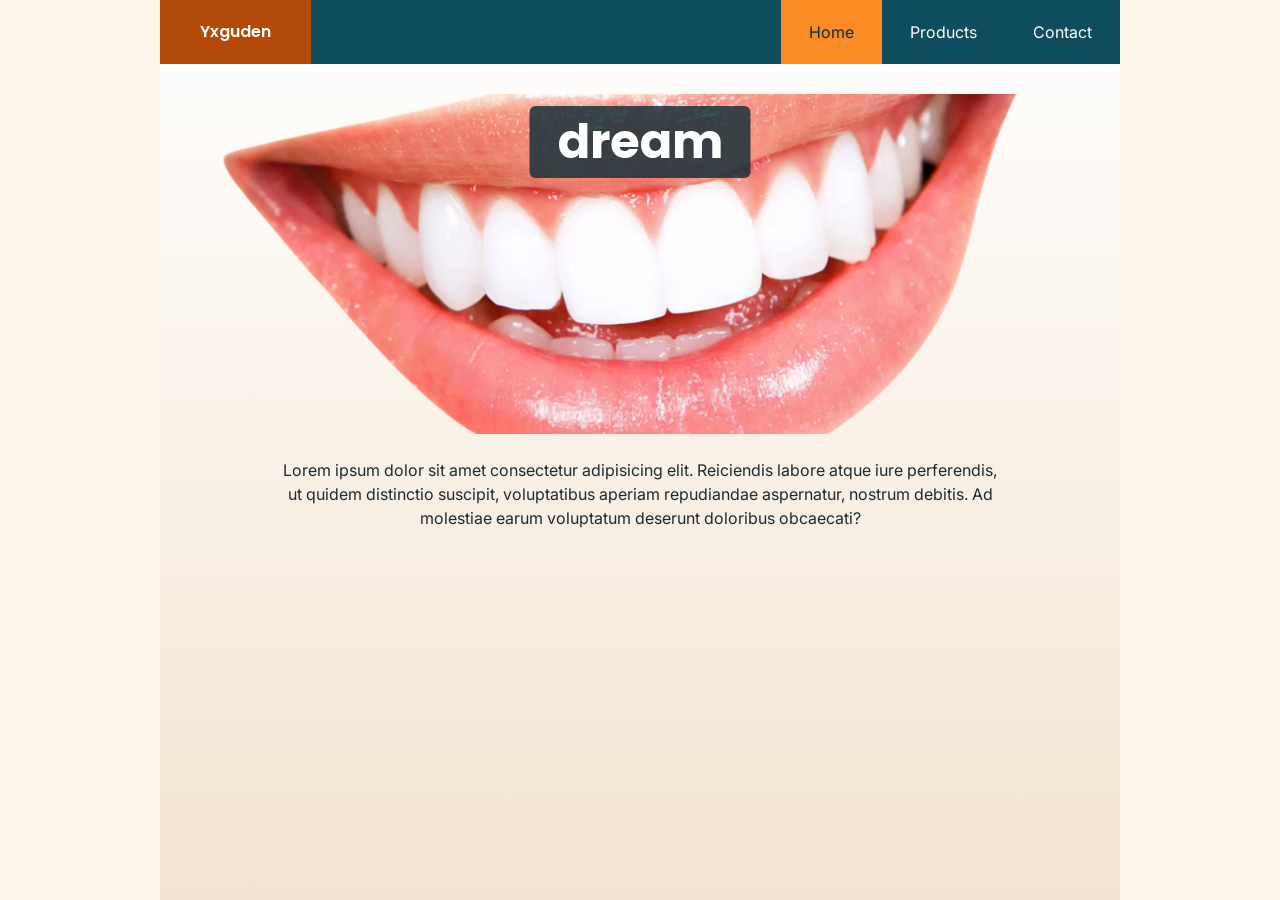
<file: webdev/html/nettisivu/final/index.html>
<!doctype html>
<html lang="en">
  <head>
    <meta charset="utf-8">
    <title>Yxguden – Home</title>
    <meta name="viewport" content="width=device-width, initial-scale=1">
    <link
      href="https://fonts.googleapis.com/css2?family=Inter&amp;family=Poppins:wght@600&amp;display=swap"
      rel="stylesheet"
    >
    <link rel="stylesheet" href="style.css">
  </head>
  <body>
    <div class="page">
      <header>
        <div class="logo">Yxguden</div>
        <nav>
          <a href="index.html" class="active" aria-current="page">Home</a>
          <a href="products.html">Products</a>
          <a href="contact.html">Contact</a>
        </nav>
      </header>
      <main>
        <div class="hero">
          <h1>dream</h1>
          <img src="img/boca.png" alt="Decorative banner image">
        </div>
        <p class="intro">
          Lorem ipsum dolor sit amet consectetur adipisicing elit. Reiciendis
          labore atque iure perferendis, ut quidem distinctio suscipit,
          voluptatibus aperiam repudiandae aspernatur, nostrum debitis. Ad
          molestiae earum voluptatum deserunt doloribus obcaecati?
        </p>
      </main>
    </div>
  </body>
</html>
</file>
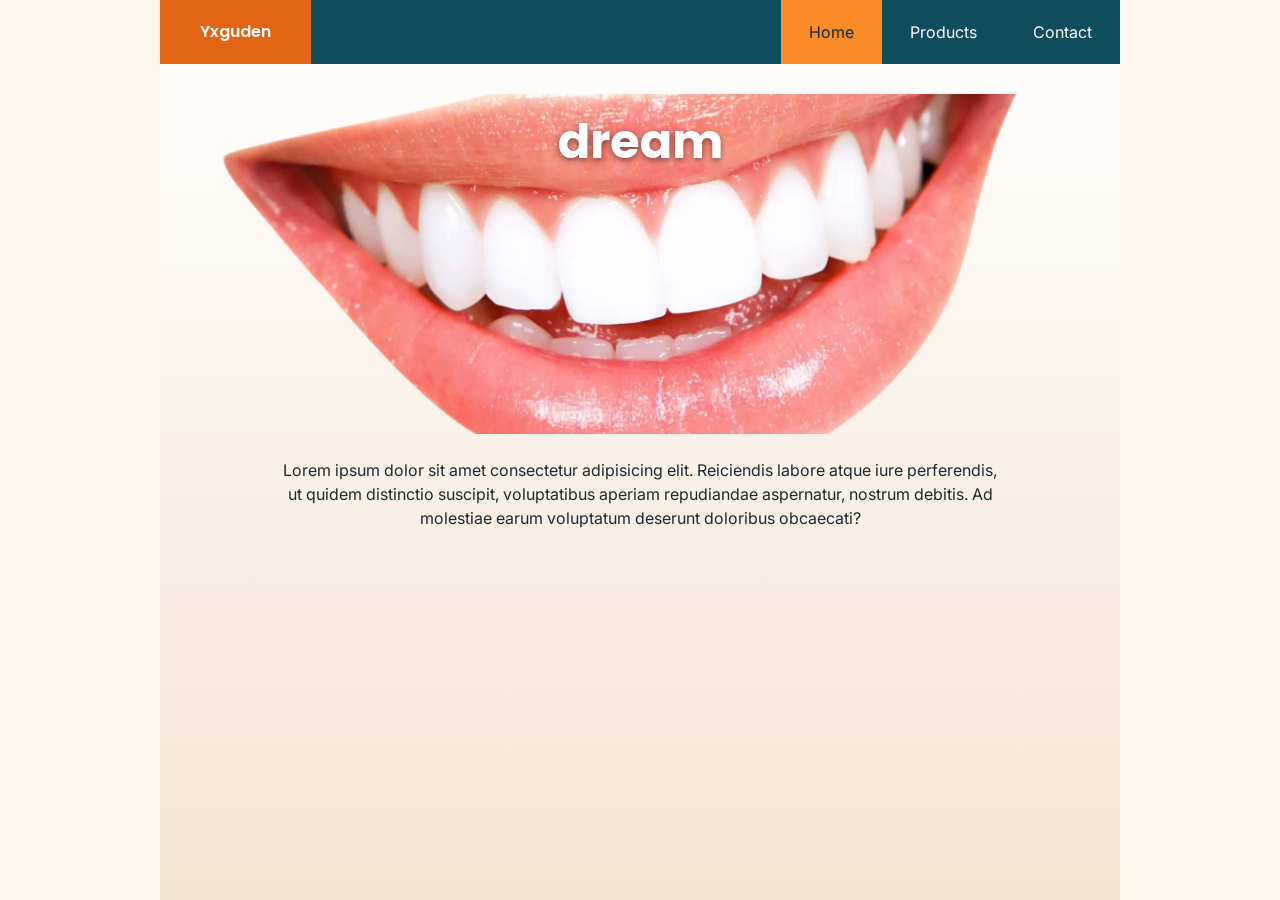
<file: webdev/html/nettisivu/test/index.html>
<!doctype html>
<html lang="en">
  <head>
    <meta charset="utf-8" />
    <title>idk</title>
    <meta name="viewport" content="width=device-width, initial-scale=1" />
    <link
      href="https://fonts.googleapis.com/css2?family=Inter&family=Poppins:wght@600&display=swap"
      rel="stylesheet"
    />
    <link rel="stylesheet" href="style.css" />
  </head>
  <body>
    <div class="page">
      <header>
        <div class="logo">Yxguden</div>
        <nav>
          <a href="index.html" class="active">Home</a
          ><a href="products.html">Products</a
          ><a href="contact.html">Contact</a>
        </nav>
      </header>
      <main>
        <div class="hero">
          <h1>dream</h1>
          <img src="img/boca.png" alt="jee" />
        </div>
        <p class="intro">
          Lorem ipsum dolor sit amet consectetur adipisicing elit. Reiciendis
          labore atque iure perferendis, ut quidem distinctio suscipit,
          voluptatibus aperiam repudiandae aspernatur, nostrum debitis. Ad
          molestiae earum voluptatum deserunt doloribus obcaecati?
        </p>
      </main>
    </div>
  </body>
</html>
</file>
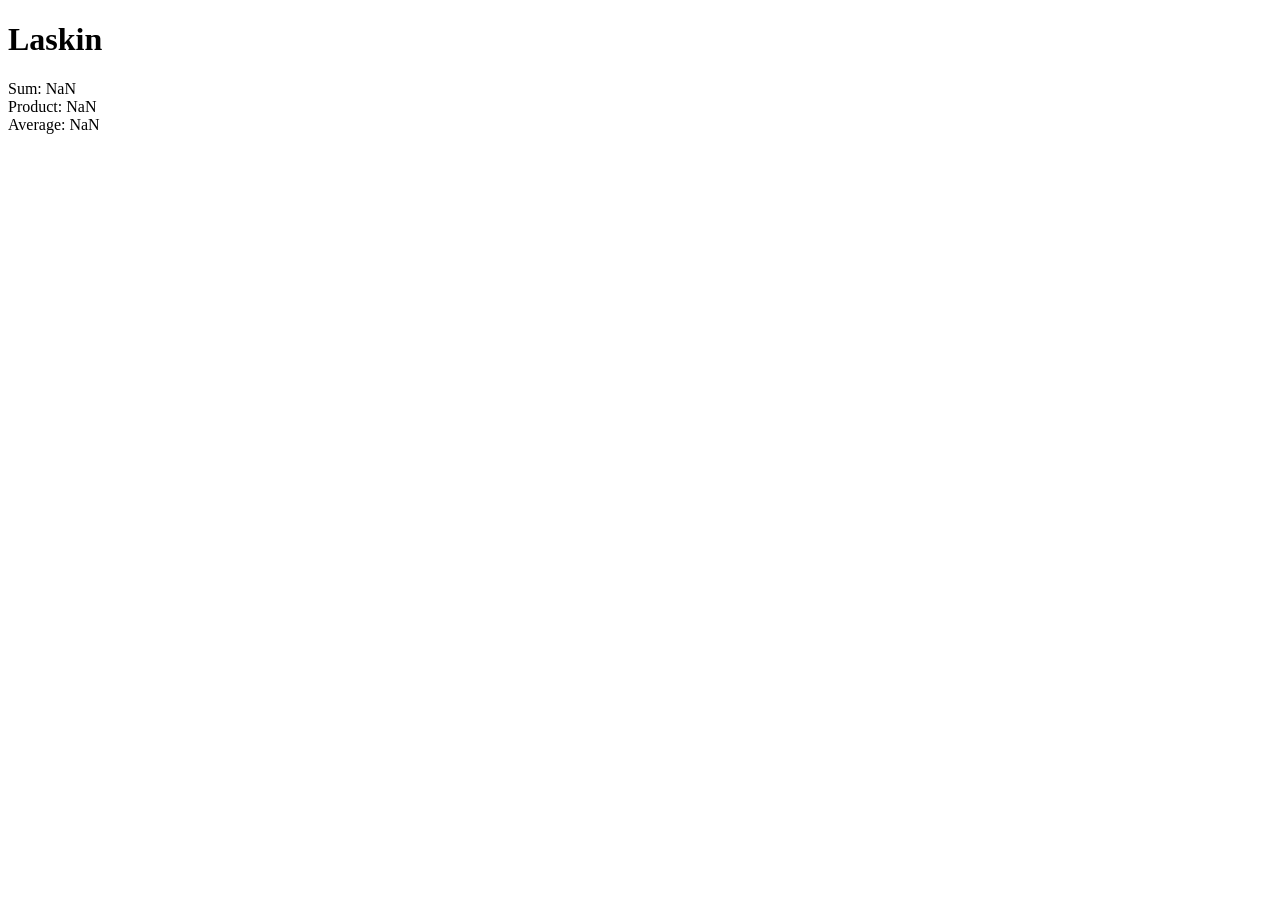
<file: webdev/js/mod01-02/03/index.html>
<!DOCTYPE html>
<html lang="en">
<head>
    <meta charset="UTF-8">
    <meta name="viewport" content="width=device-width, initial-scale=1.0">
    <title>Document</title>
</head>
<body>
    
    <h1>Laskin</h1>

    <p id="result"></p>

    <script src="script.js"></script>

</body>
</html>
</file>
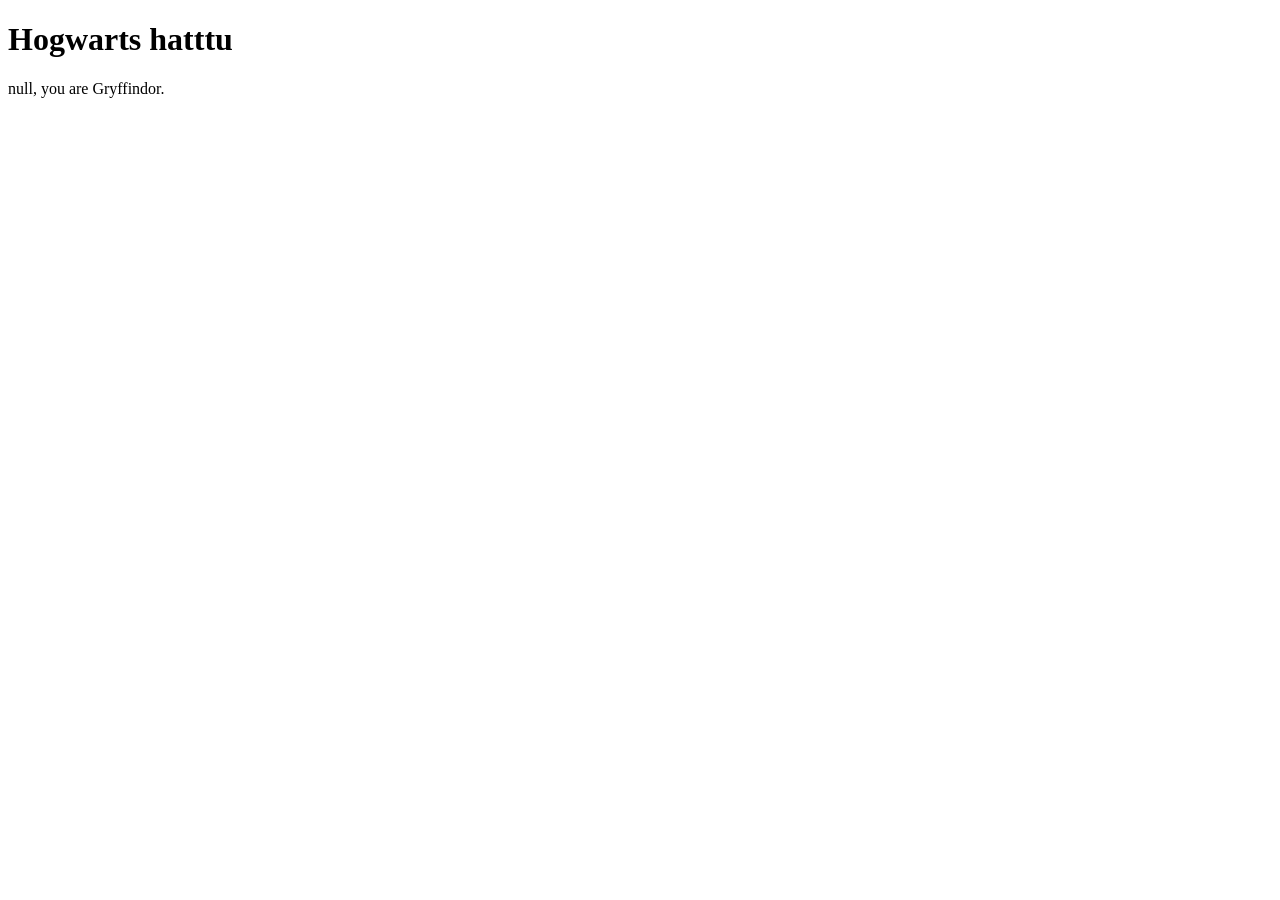
<file: webdev/js/mod01-02/04/index.html>
<!DOCTYPE html>
<html lang="en">
<head>
    <meta charset="UTF-8">
    <meta name="viewport" content="width=device-width, initial-scale=1.0">
    <title>Document</title>
</head>
<body>
    <h1>Hogwarts hatttu</h1>

    <p id="result"></p>

    <script src="script.js"></script>
</body>
</html>
</file>
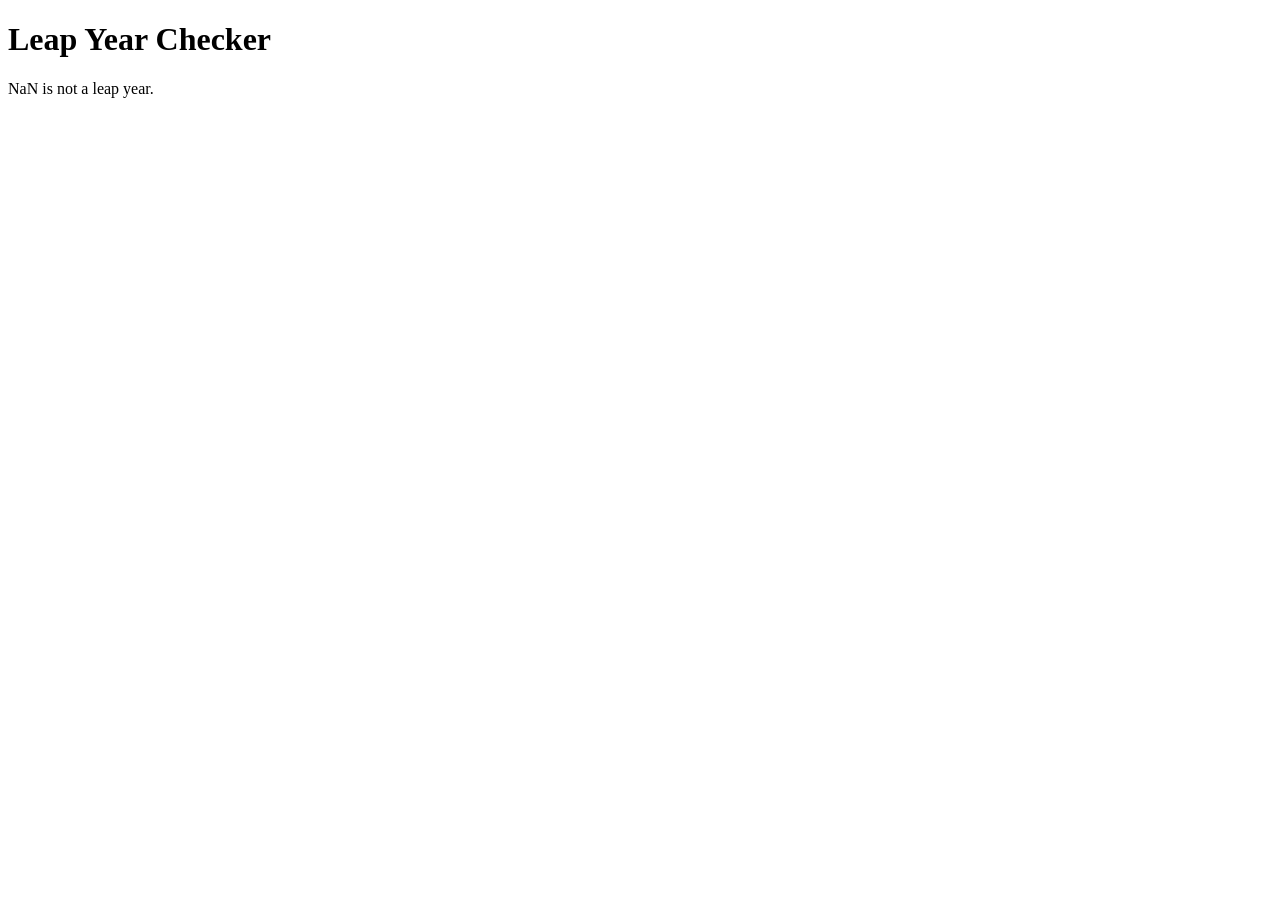
<file: webdev/js/mod01-02/05/index.html>
<!DOCTYPE html>
<html lang="en">
<head>
    <meta charset="UTF-8">
    <meta name="viewport" content="width=device-width, initial-scale=1.0">
    <title>Document</title>
</head>
<body>
    
    <h1>Leap Year Checker</h1>

    <p id="result"></p>

    <script src="script.js"></script>

</body>
</html>
</file>
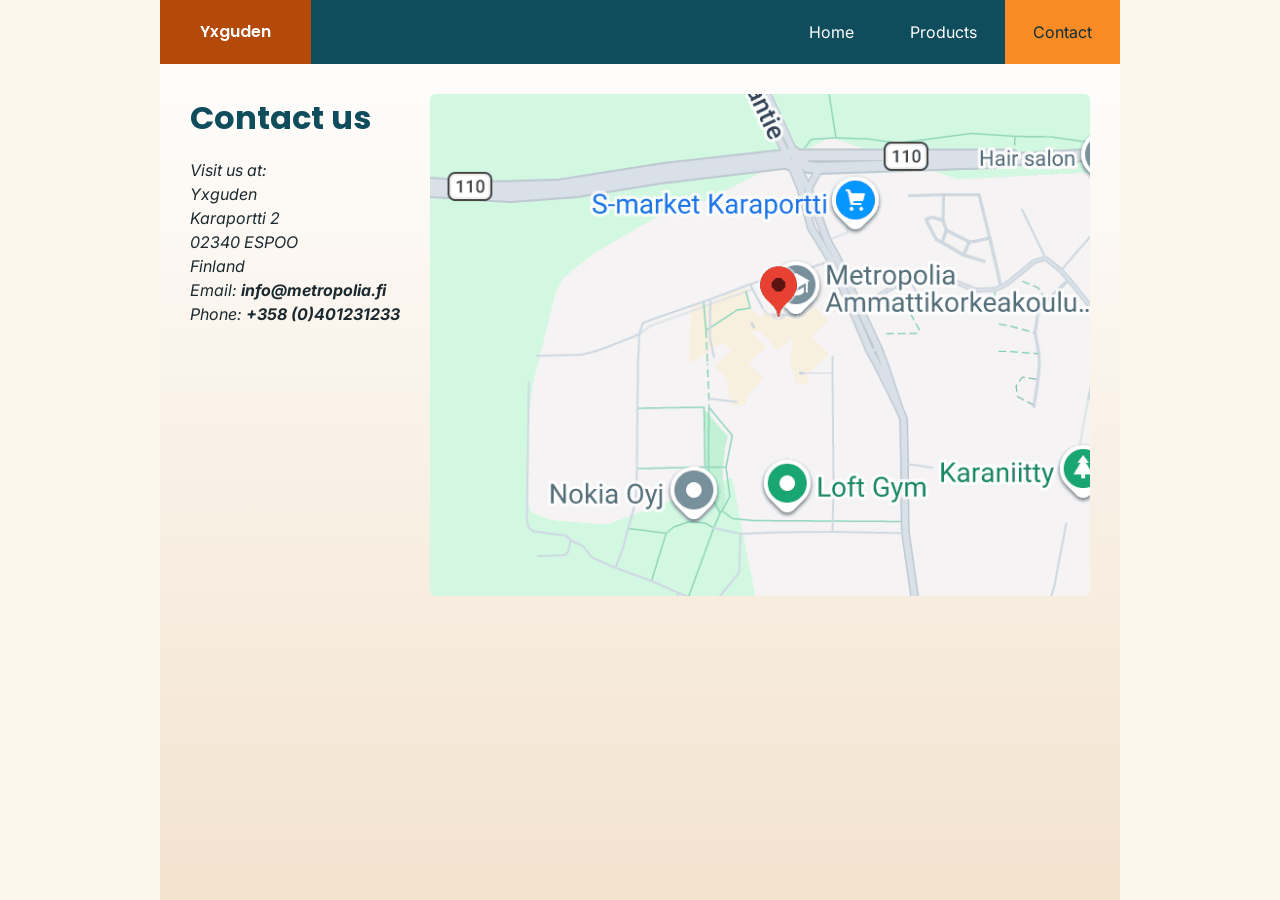
<file: webdev/html/nettisivu/final/contact.html>
<!doctype html>
<html lang="en">
  <head>
    <meta charset="utf-8">
    <title>Yxguden – Contact</title>
    <meta name="viewport" content="width=device-width, initial-scale=1">
    <link
      href="https://fonts.googleapis.com/css2?family=Inter&amp;family=Poppins:wght@600&amp;display=swap"
      rel="stylesheet"
    >
    <link rel="stylesheet" href="style.css">
  </head>
  <body>
    <div class="page">
      <header>
        <div class="logo">Yxguden</div>
        <nav>
          <a href="index.html">Home</a>
          <a href="products.html">Products</a>
          <a href="contact.html" class="active" aria-current="page">Contact</a>
        </nav>
      </header>
      <main>
        <div class="contact">
          <div>
            <h1>Contact us</h1>
            <address>
              Visit us at:<br>Yxguden<br>Karaportti 2<br>02340 ESPOO<br>Finland<br>Email:
              <strong>info@metropolia.fi</strong><br>Phone:
              <strong>+358 (0)401231233</strong>
            </address>
          </div>
          <a href="https://www.google.com/maps/place/Metropolia+University+of+Applied+Sciences+-+Karamalmi+Campus/@60.2209274,24.7579507,14.59z/data=!4m6!3m5!1s0x468df797cfe43cbb:0xb99a2c26d4df39ff!8m2!3d60.2239959!4d24.7585139!16s%2Fg%2F11h6dh4j7g?entry=ttu&amp;g_ep=EgoyMDI2MTAyNy4wIKXMDSoASAFQAw%3D%3D"><img src="img/map.png" alt="Map showing Karaportti 2, Espoo – open in Google Maps"></a>
        </div>
      </main>
    </div>
  </body>
</html>
</file>
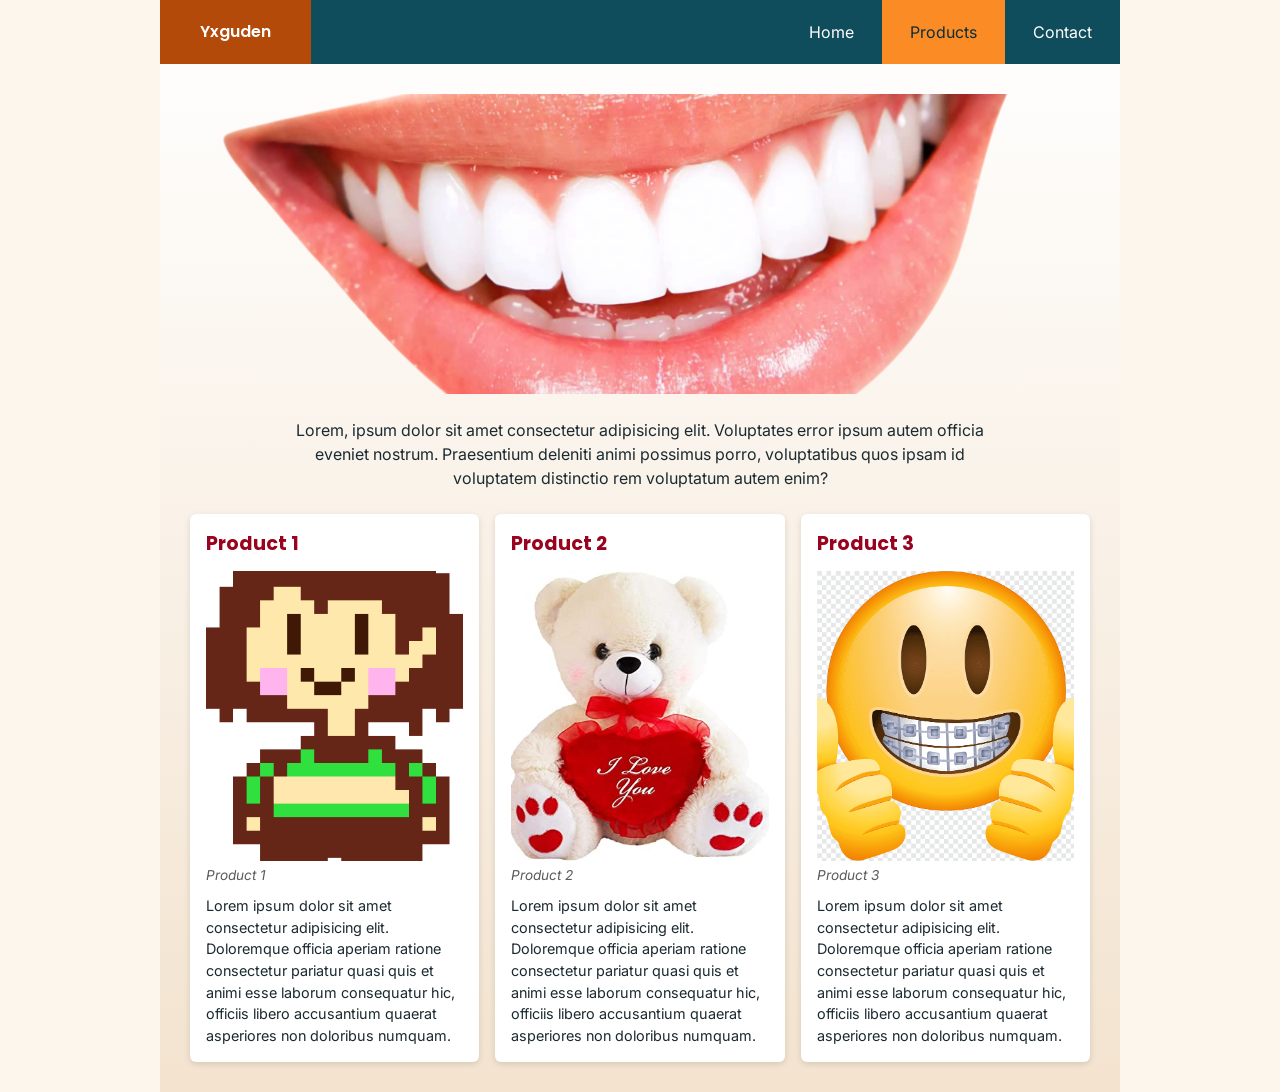
<file: webdev/html/nettisivu/final/products.html>
<!doctype html>
<html lang="en">
  <head>
    <meta charset="utf-8">
    <title>Yxguden – Products</title>
    <meta name="viewport" content="width=device-width, initial-scale=1">
    <link
      href="https://fonts.googleapis.com/css2?family=Inter&amp;family=Poppins:wght@600&amp;display=swap"
      rel="stylesheet"
    >
    <link rel="stylesheet" href="style.css">
  </head>
  <body>
    <div class="page">
      <header>
        <div class="logo">Yxguden</div>
        <nav>
          <a href="index.html">Home</a>
          <a href="products.html" class="active" aria-current="page">Products</a>
          <a href="contact.html">Contact</a>
        </nav>
      </header>
      <main>
        <img class="wide" src="img/boca.png" alt="Banner">
        <p class="intro">
          Lorem, ipsum dolor sit amet consectetur adipisicing elit. Voluptates
          error ipsum autem officia eveniet nostrum. Praesentium deleniti animi
          possimus porro, voluptatibus quos ipsam id voluptatem distinctio rem
          voluptatum autem enim?
        </p>
        <div class="cards">
          <article class="card">
            <h2>Product 1</h2>
            <figure>
              <img src="img/emt.png" alt="Product 1">
              <figcaption>Product 1</figcaption>
            </figure>
            <p>
              Lorem ipsum dolor sit amet consectetur adipisicing elit.
              Doloremque officia aperiam ratione consectetur pariatur quasi quis
              et animi esse laborum consequatur hic, officiis libero accusantium
              quaerat asperiores non doloribus numquam.
            </p>
          </article>
          <article class="card">
            <h2>Product 2</h2>
            <figure>
              <img src="img/emt2.jpg" alt="Product 2">
              <figcaption>Product 2</figcaption>
            </figure>
            <p>
              Lorem ipsum dolor sit amet consectetur adipisicing elit.
              Doloremque officia aperiam ratione consectetur pariatur quasi quis
              et animi esse laborum consequatur hic, officiis libero accusantium
              quaerat asperiores non doloribus numquam.
            </p>
          </article>
          <article class="card">
            <h2>Product 3</h2>
            <figure>
              <img src="img/emt3.png" alt="Product 3">
              <figcaption>Product 3</figcaption>
            </figure>
            <p>
              Lorem ipsum dolor sit amet consectetur adipisicing elit.
              Doloremque officia aperiam ratione consectetur pariatur quasi quis
              et animi esse laborum consequatur hic, officiis libero accusantium
              quaerat asperiores non doloribus numquam.
            </p>
          </article>
        </div>
      </main>
    </div>
  </body>
</html>
</file>
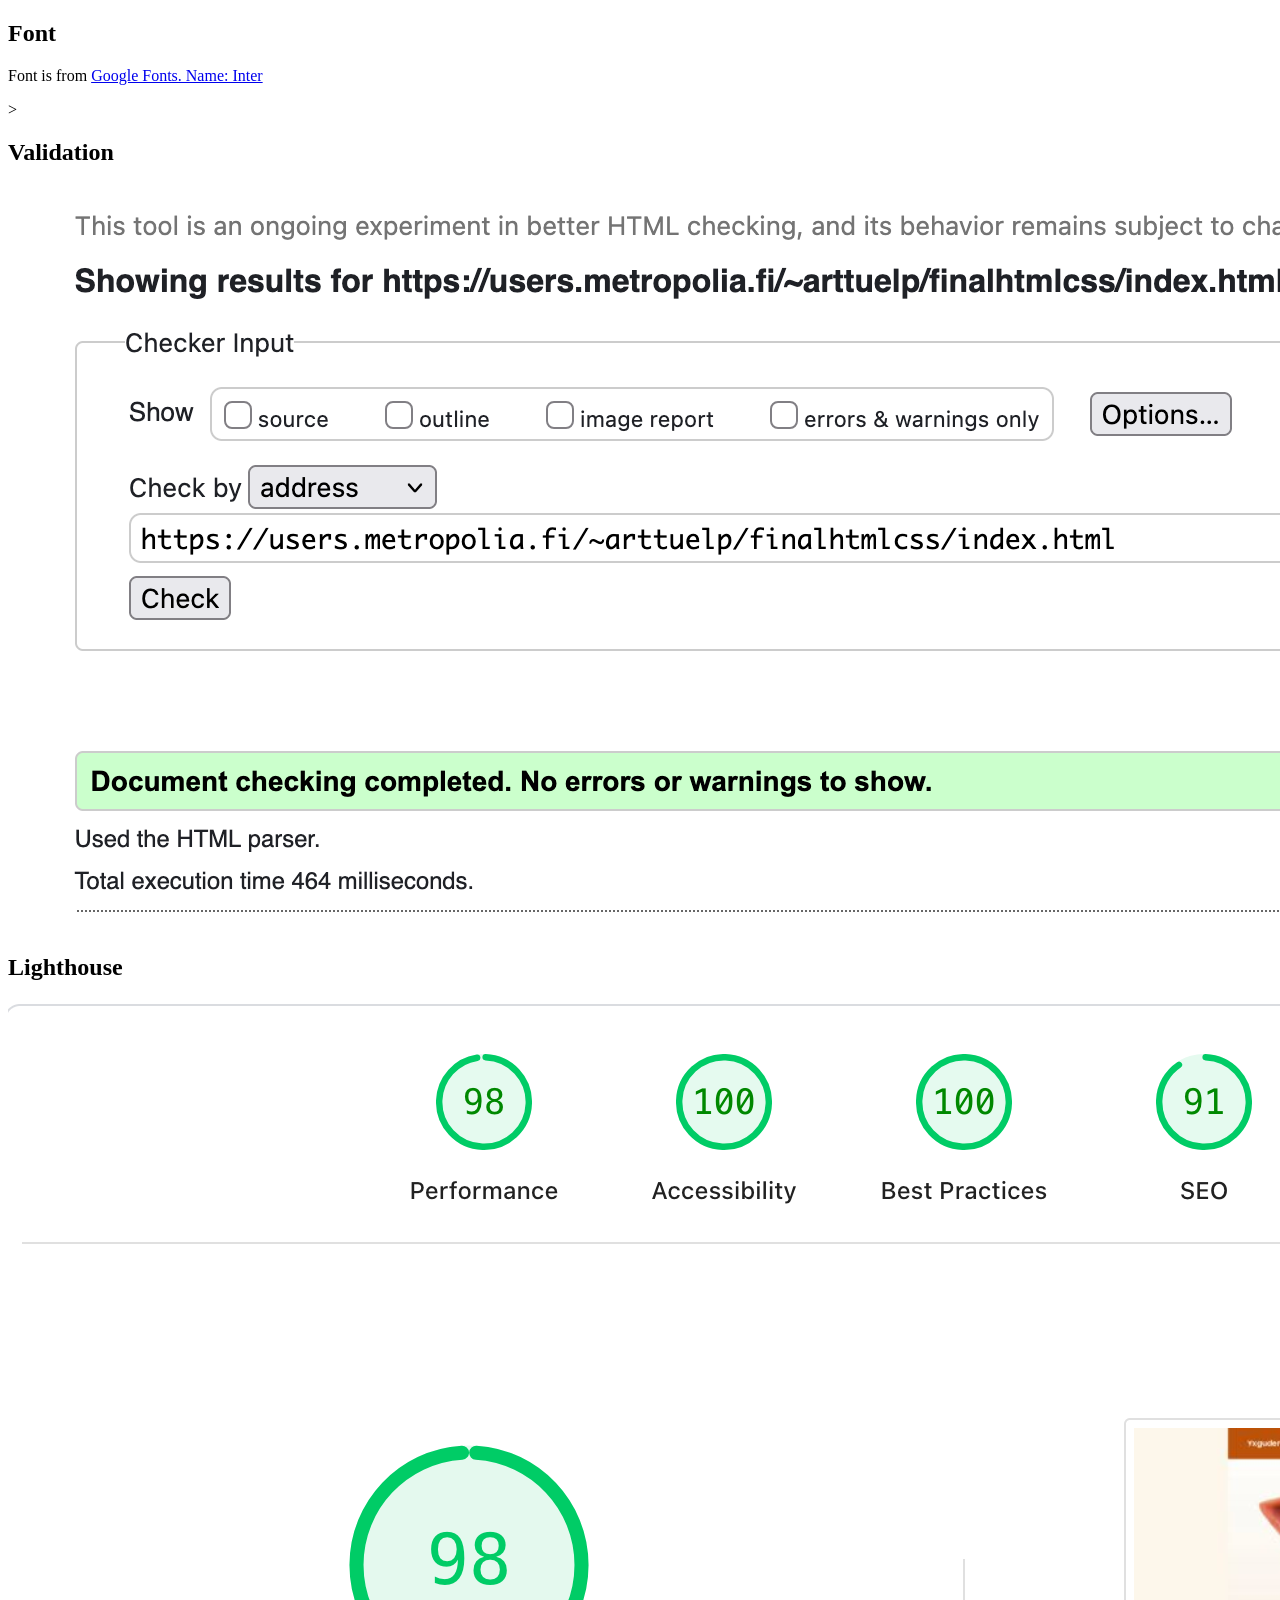
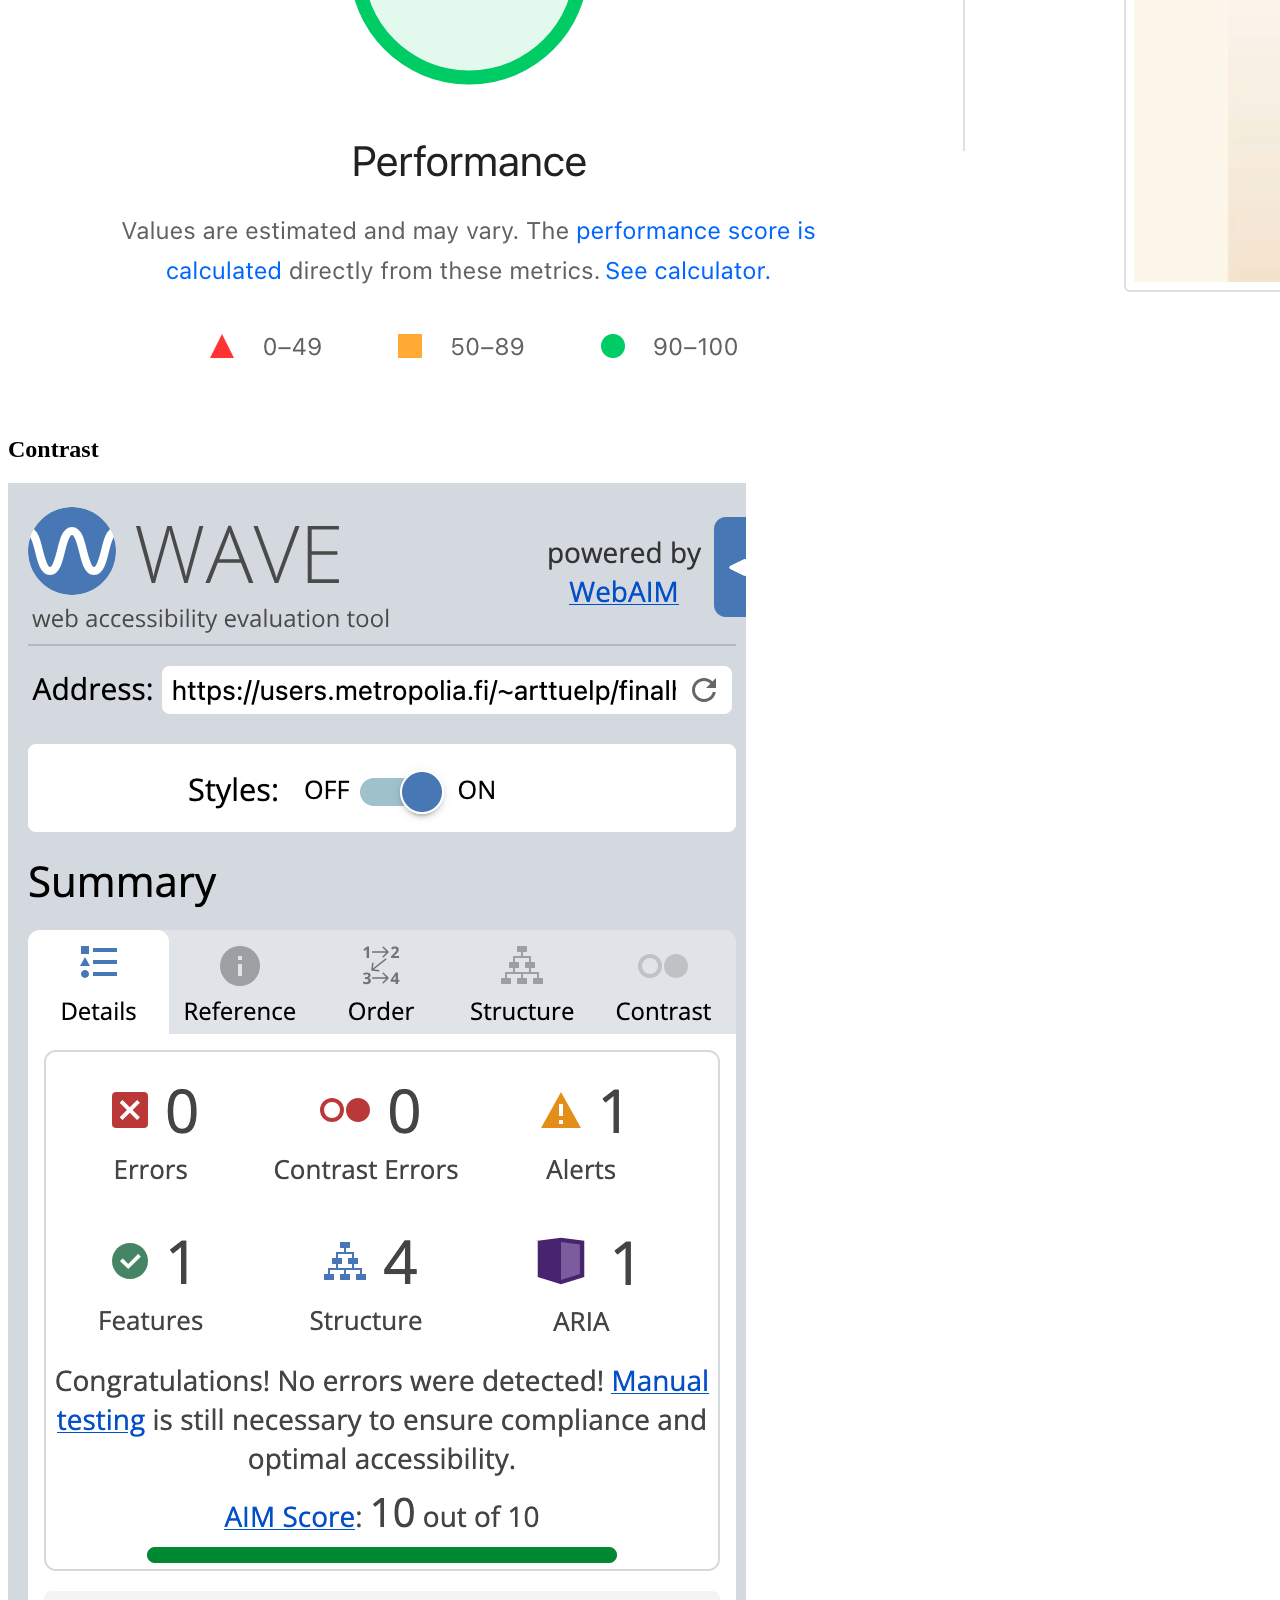
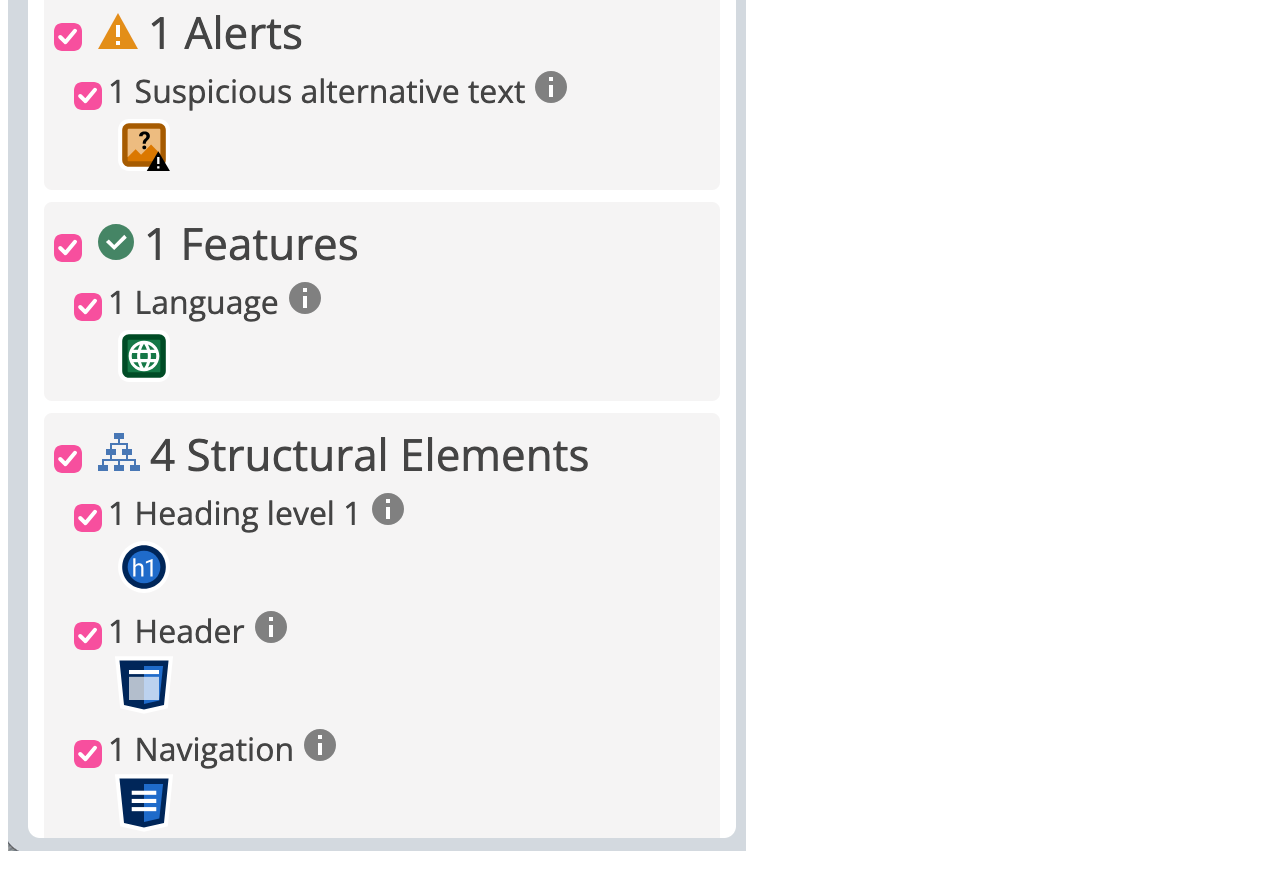
<file: webdev/html/nettisivu/final/Results.html>
<!DOCTYPE html>
<html lang="en">
  <head>
    <meta charset="UTF-8" />
    <title>Results</title>
  </head>
  <body>
    <h2>Font</h2>
    <p>
      Font is from
      <a href="https://fonts.google.com/specimen/Inter"
        >Google Fonts. Name: Inter</a
      >
    </p>

    >
    <h2>Validation</h2>
    <p>
      <img src="img/validator.png" alt="valid" />
    </p>
    <h2>Lighthouse</h2>
    <p>
      <img src="img/lighthouse.png" alt="lighthouse" />
    </p>
    <h2>Contrast</h2>
    <p>
      <img src="img/contrast.png" alt="contrast" />
    </p>
  </body>
</html>
</file>
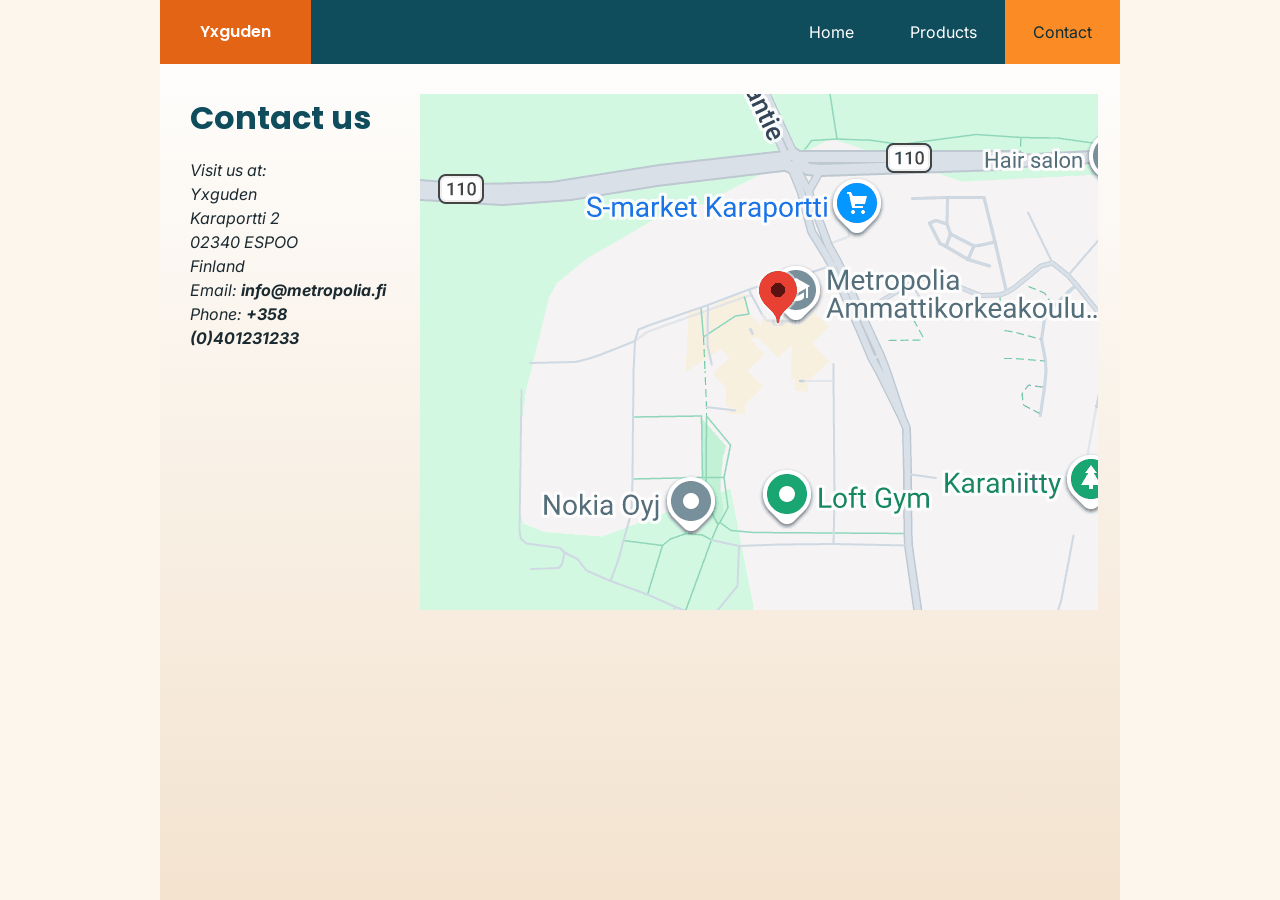
<file: webdev/html/nettisivu/test/contact.html>
<!doctype html>
<html lang="en">
  <head>
    <meta charset="utf-8" />
    <title>idk</title>
    <meta name="viewport" content="width=device-width, initial-scale=1" />
    <link
      href="https://fonts.googleapis.com/css2?family=Inter&family=Poppins:wght@600&display=swap"
      rel="stylesheet"
    />
    <link rel="stylesheet" href="style.css" />
  </head>
  <body>
    <div class="page">
      <header>
        <div class="logo">Yxguden</div>
        <nav>
          <a href="index.html">Home</a><a href="products.html">Products</a
          ><a href="contact.html" class="active">Contact</a>
        </nav>
      </header>
      <main>
        <div class="contact">
          <div>
            <h1>Contact us</h1>
            <address>
              Visit us at:<br />Yxguden<br />Karaportti 2<br />02340 ESPOO<br />Finland<br />Email:
              <strong>info@metropolia.fi</strong><br />Phone:
              <strong>+358 (0)401231233</strong>
            </address>
          </div>
          <a href="https://www.google.com/maps/place/Metropolia+University+of+Applied+Sciences+-+Karamalmi+Campus/@60.2209274,24.7579507,14.59z/data=!4m6!3m5!1s0x468df797cfe43cbb:0xb99a2c26d4df39ff!8m2!3d60.2239959!4d24.7585139!16s%2Fg%2F11h6dh4j7g?entry=ttu&g_ep=EgoyMDI2MTAyNy4wIKXMDSoASAFQAw%3D%3D"> <img src="img/map.png" /></a>
        </div>
      </main>
    </div>
  </body>
</html>
</file>
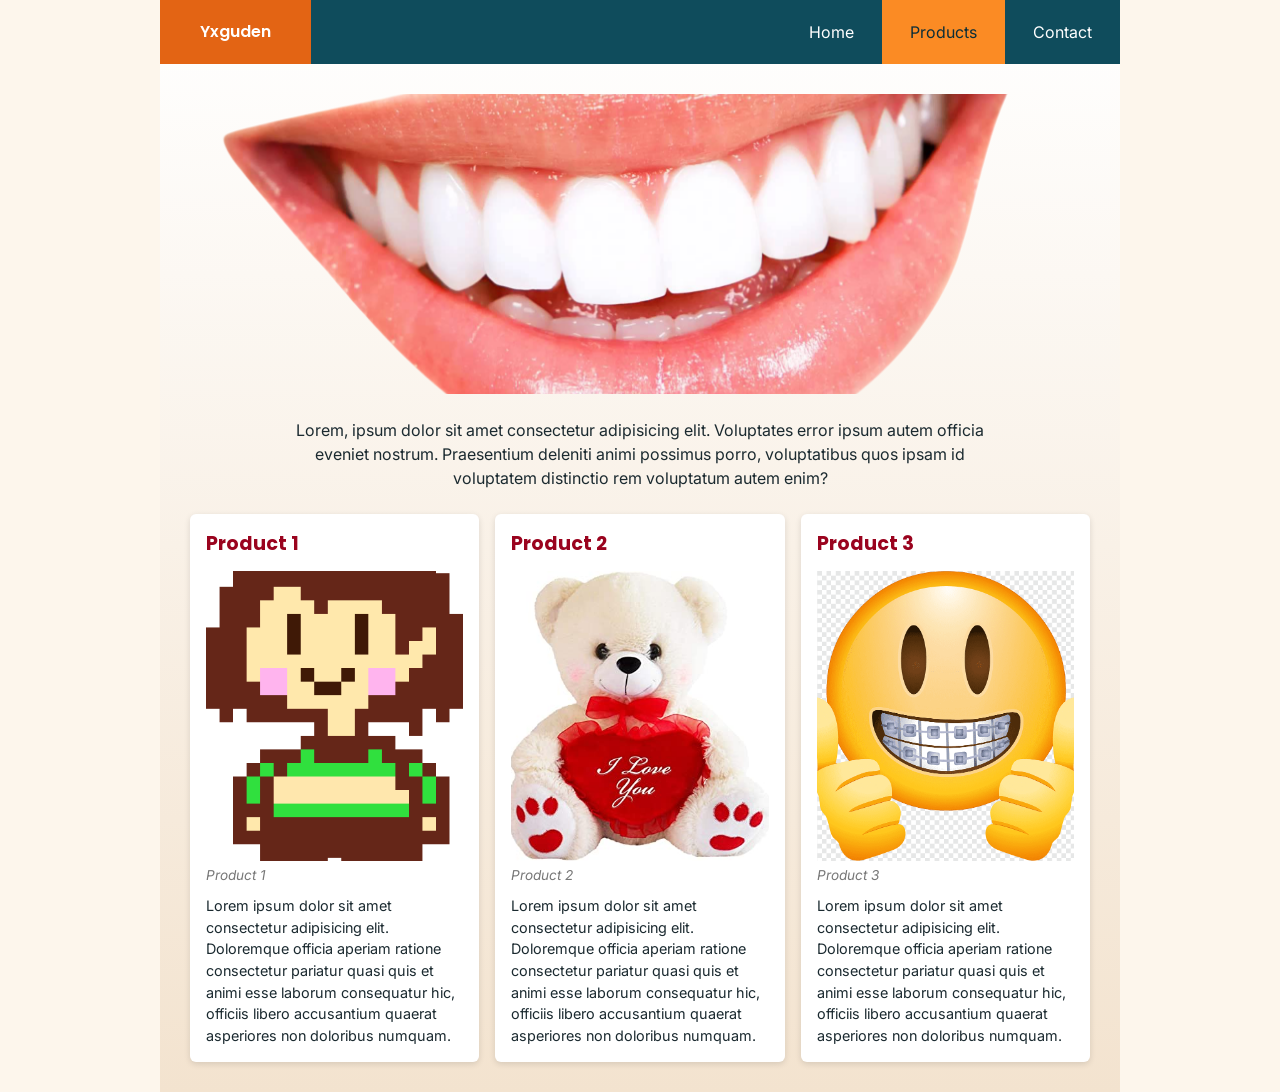
<file: webdev/html/nettisivu/test/products.html>
<!doctype html>
<html lang="en">
  <head>
    <meta charset="utf-8" />
    <title>idk</title>
    <meta name="viewport" content="width=device-width, initial-scale=1" />
    <link
      href="https://fonts.googleapis.com/css2?family=Inter&family=Poppins:wght@600&display=swap"
      rel="stylesheet"
    />
    <link rel="stylesheet" href="style.css" />
  </head>
  <body>
    <div class="page">
      <header>
        <div class="logo">Yxguden</div>
        <nav>
          <a href="index.html">Home</a
          ><a href="products.html" class="active">Products</a
          ><a href="contact.html">Contact</a>
        </nav>
      </header>
      <main>
        <img class="wide" src="img/boca.png" alt="Banner" />
        <p class="intro">
          Lorem, ipsum dolor sit amet consectetur adipisicing elit. Voluptates
          error ipsum autem officia eveniet nostrum. Praesentium deleniti animi
          possimus porro, voluptatibus quos ipsam id voluptatem distinctio rem
          voluptatum autem enim?
        </p>
        <div class="cards">
          <figure class="card">
            <h2>Product 1</h2>
            <img src="img/emt.png" alt="Product 1" />
            <figcaption>Product 1</figcaption>
            <p>
              Lorem ipsum dolor sit amet consectetur adipisicing elit.
              Doloremque officia aperiam ratione consectetur pariatur quasi quis
              et animi esse laborum consequatur hic, officiis libero accusantium
              quaerat asperiores non doloribus numquam.
            </p>
          </figure>
          <figure class="card">
            <h2>Product 2</h2>
            <img src="img/emt2.jpg" alt="Product 2" />
            <figcaption>Product 2</figcaption>
            <p>
              Lorem ipsum dolor sit amet consectetur adipisicing elit.
              Doloremque officia aperiam ratione consectetur pariatur quasi quis
              et animi esse laborum consequatur hic, officiis libero accusantium
              quaerat asperiores non doloribus numquam.
            </p>
          </figure>
          <figure class="card">
            <h2>Product 3</h2>
            <img src="img/emt3.png" alt="Product 3" />
            <figcaption>Product 3</figcaption>
            <p>
              Lorem ipsum dolor sit amet consectetur adipisicing elit.
              Doloremque officia aperiam ratione consectetur pariatur quasi quis
              et animi esse laborum consequatur hic, officiis libero accusantium
              quaerat asperiores non doloribus numquam.
            </p>
          </figure>
        </div>
      </main>
    </div>
  </body>
</html>
</file>
<file: webdev/html/nettisivu/final/style.css>
* {
  box-sizing: border-box;
  margin: 0;
  padding: 0;
}
body {
  font-family: "Inter", Arial, sans-serif;
  background: #fdf6ec;
  color: #1b2a30;
  line-height: 1.5;
}
h1,
h2,
h3 {
  font-family: "Poppins", Arial, sans-serif;
}
.page {
  max-width: 960px;
  margin: 0 auto;
  background: linear-gradient(#fff 0, #f3e3cf 100%);
  min-height: 100vh;
}
header {
  display: flex;
  justify-content: space-between;
  align-items: stretch;
  background: #0f4c5c;
}
.logo {
  background: #b34a0a;
  color: #fff;
  font-family: "Poppins", sans-serif;
  font-weight: 600;
  padding: 20px 40px;
}
nav {
  display: flex;
  align-items: center;
}
nav a {
  color: #fff;
  text-decoration: none;
  padding: 20px 28px;
}
nav a:hover,
nav a:focus-visible,
nav a.active {
  background: #fb8b24;
  color: #0b2e38;
}
main {
  padding: 30px;
}
.hero {
  position: relative;
}
.hero img,
.wide {
  width: 100%;
  height: 300px;
  object-fit: cover;
  display: block;
  border-radius: 6px;
}
.hero h1 {
  position: absolute;
  top: 12px;
  left: 50%;
  transform: translateX(-50%);
  white-space: nowrap;
  text-align: center;
  font-size: 3rem;
  padding: 0 28px;
  color: #fff;
  background: rgba(11, 46, 56, 0.8);
  border-radius: 6px;
}
.hero img {
  height: 340px;
  margin-top: 0;
}
.intro {
  text-align: center;
  max-width: 720px;
  margin: 24px auto;
}
.cards {
  display: flex;
  gap: 16px;
  margin-top: 24px;
}
.card {
  flex: 1;
  background: #fff;
  padding: 16px;
  border-radius: 6px;
  box-shadow: 0 2px 6px rgba(0, 0, 0, 0.12);
}
.card h2 {
  font-size: 1.2rem;
  margin-bottom: 12px;
  color: #9a031e;
}
.card img {
  width: 100%;
  height: 290px;
  object-fit: cover;
  display: block;
}
.card figcaption {
  font-style: italic;
  color: #5a5a5a;
  font-size: 0.85rem;
  margin: 4px 0 10px;
}
.card p {
  font-size: 0.9rem;
}
.contact {
  display: flex;
  gap: 30px;
  align-items: flex-start;
}
.contact h1 {
  color: #0f4c5c;
  margin-bottom: 16px;
}
.contact address {
  font-style: italic;
  min-width: 200px;
}
.contact > a {
  flex: 1;
  min-width: 0;
}
.contact > a img {
  width: 100%;
  height: auto;
  display: block;
  border-radius: 6px;
}
</file>
<file: webdev/html/nettisivu/test/style.css>
* {
  box-sizing: border-box;
  margin: 0;
  padding: 0;
}
body {
  font-family: "Inter", Arial, sans-serif;
  background: #fdf6ec;
  color: #1b2a30;
  line-height: 1.5;
}
h1,
h2,
h3 {
  font-family: "Poppins", Arial, sans-serif;
}
.page {
  max-width: 960px;
  margin: 0 auto;
  background: linear-gradient(#fff 0, #f3e3cf 100%);
  min-height: 100vh;
}
header {
  display: flex;
  justify-content: space-between;
  align-items: stretch;
  background: #0f4c5c;
}
.logo {
  background: #e36414;
  color: #fff;
  font-family: "Poppins", sans-serif;
  font-weight: 600;
  padding: 20px 40px;
}
nav {
  display: flex;
  align-items: center;
}
nav a {
  color: #fff;
  text-decoration: none;
  padding: 20px 28px;
}
nav a:hover,
nav a.active {
  background: #fb8b24;
  color: #0b2e38;
}
main {
  padding: 30px;
}
.hero {
  position: relative;
}
.hero img,
.wide {
  width: 100%;
  height: 300px;
  object-fit: cover;
  display: block;
  border-radius: 6px;
}
.hero h1 {
  position: absolute;
  top: 0;
  left: 0;
  right: 0;
  text-align: center;
  font-size: 3rem;
  padding-top: 12px;
  color: #fff;
  text-shadow: 0 2px 6px rgba(0, 0, 0, 0.5);
}
.hero img {
  height: 340px;
  margin-top: 0;
}
.intro {
  text-align: center;
  max-width: 720px;
  margin: 24px auto;
}
.cards {
  display: flex;
  gap: 16px;
  margin-top: 24px;
}
.card {
  flex: 1;
  background: #fff;
  padding: 16px;
  border-radius: 6px;
  box-shadow: 0 2px 6px rgba(0, 0, 0, 0.12);
}
.card h2 {
  font-size: 1.2rem;
  margin-bottom: 12px;
  color: #9a031e;
}
.card img {
  width: 100%;
  height: 290px;
  object-fit: cover;
  display: block;
}
.card figcaption {
  font-style: italic;
  color: #777;
  font-size: 0.85rem;
  margin: 4px 0 10px;
}
.card p {
  font-size: 0.9rem;
}
.contact {
  display: flex;
  gap: 30px;
  align-items: flex-start;
}
.contact h1 {
  color: #0f4c5c;
  margin-bottom: 16px;
}
.contact address {
  font-style: italic;
  min-width: 200px;
}
.contact iframe {
  flex: 1;
  height: 320px;
  border: 0;
  border-radius: 6px;
}
</file>
